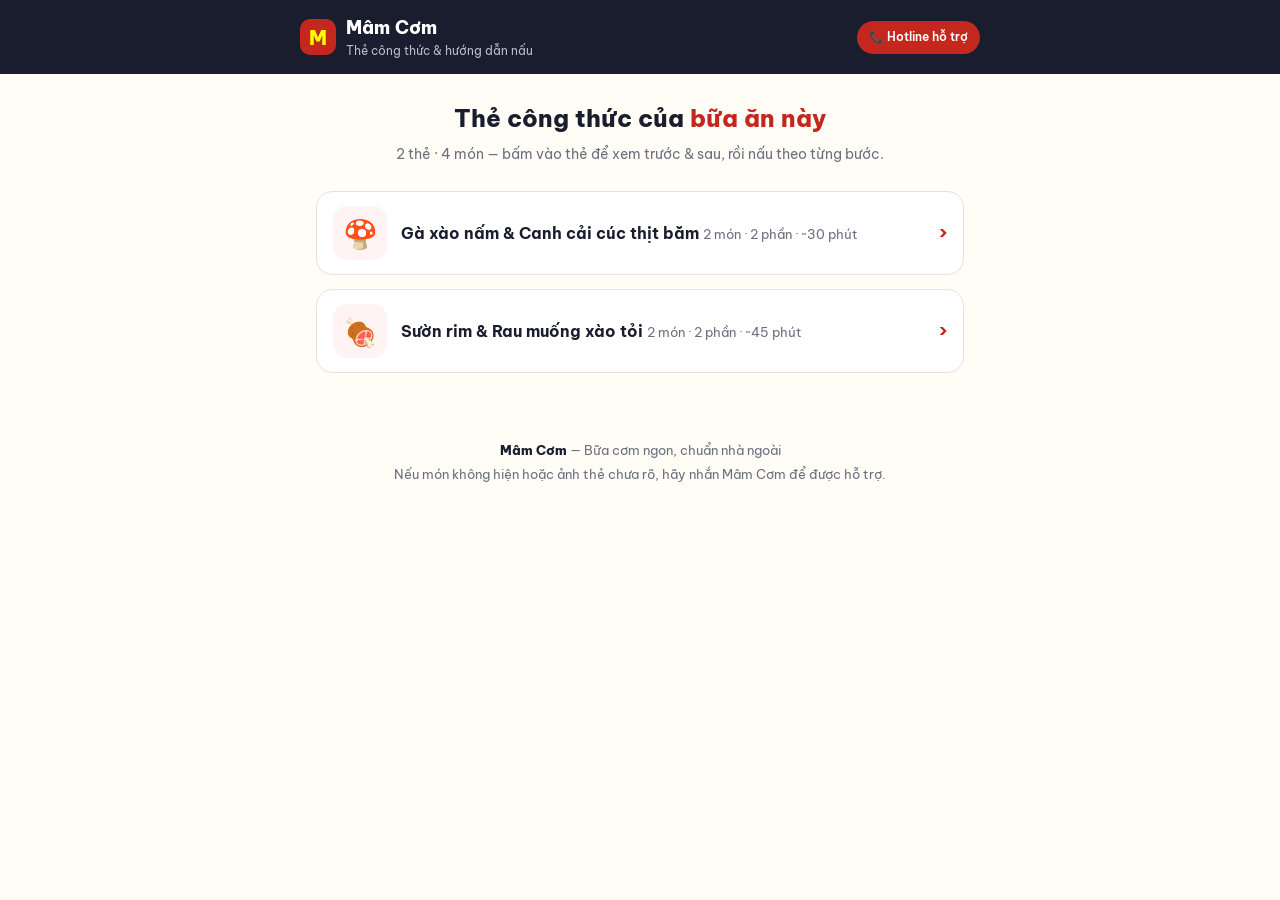
<file: recipe/index.html>
<!DOCTYPE html>
<html lang="vi">
<head>
<meta charset="UTF-8">
<meta name="viewport" content="width=device-width, initial-scale=1.0">
<title>Mâm Cơm — Thẻ công thức & Hướng dẫn nấu</title>
<meta name="description" content="Xem thẻ công thức (mặt trước & sau) và hướng dẫn nấu từng bước cho các món Mâm Cơm.">
<link rel="preconnect" href="https://fonts.googleapis.com">
<link rel="preconnect" href="https://fonts.gstatic.com" crossorigin>
<link href="https://fonts.googleapis.com/css2?family=Be+Vietnam+Pro:wght@400;500;600;700;800&display=swap" rel="stylesheet">
<style>
  :root {
    --red: #c4271d;
    --red-dark: #a81f16;
    --yellow: #fffb05;
    --ink: #1a1d2e;
    --muted: #6b7080;
    --line: #e5e3df;
    --bg: #fffdf5;
  }
  * { box-sizing: border-box; margin: 0; padding: 0; }
  body {
    font-family: 'Be Vietnam Pro', system-ui, sans-serif;
    background: var(--bg);
    color: var(--ink);
    line-height: 1.55;
  }
  .wrap { max-width: 680px; margin: 0 auto; padding: 0 16px; }

  /* ===== Header ===== */
  .site-header {
    position: sticky; top: 0; z-index: 10;
    background: var(--ink); color: #fff;
  }
  .site-header .inner {
    display: flex; align-items: center; gap: 10px;
    padding: 14px 0;
  }
  .brand-mark {
    width: 36px; height: 36px; border-radius: 10px;
    background: var(--red); color: var(--yellow);
    display: grid; place-items: center;
    font-weight: 800; font-size: 20px; flex: none;
  }
  .brand-name { font-weight: 800; font-size: 18px; letter-spacing: .2px; }
  .brand-sub { font-size: 12px; color: #b9bcc9; }
  .site-header .sp { flex: 1; }
  .help-chip {
    font-size: 12px; color: #fff; background: var(--red);
    padding: 7px 12px; border-radius: 999px; font-weight: 600;
  }

  .hero { padding: 26px 0 8px; text-align: center; }
  .hero h1 { font-size: 24px; font-weight: 800; }
  .hero h1 em { color: var(--red); font-style: normal; }
  .hero p { color: var(--muted); font-size: 14px; margin-top: 6px; }

  /* ===== List view ===== */
  .list { padding: 18px 0 40px; display: grid; gap: 14px; }
  .card-item {
    display: flex; align-items: center; gap: 14px;
    background: #fff; border: 1px solid var(--line);
    border-radius: 16px; padding: 14px 16px;
    text-align: left; cursor: pointer; width: 100%;
    transition: transform .15s ease, box-shadow .15s ease;
    font: inherit; color: inherit;
  }
  .card-item:active { transform: scale(.985); }
  .card-item:hover { box-shadow: 0 6px 20px rgba(26,29,46,.08); }
  .card-emoji {
    width: 54px; height: 54px; flex: none; border-radius: 14px;
    background: #fff4f3; display: grid; place-items: center;
    font-size: 28px;
  }
  .card-info { flex: 1; min-width: 0; }
  .card-title { font-weight: 700; font-size: 16px; }
  .card-meta { font-size: 12.5px; color: var(--muted); margin-top: 3px; }
  .card-arrow { color: var(--red); font-weight: 800; font-size: 18px; }

  /* ===== Detail view ===== */
  .detail { padding: 20px 0 60px; }
  .back-btn {
    background: none; border: none; color: var(--muted);
    font: inherit; font-size: 14px; cursor: pointer;
    margin-bottom: 12px; font-weight: 600;
  }
  .back-btn:hover { color: var(--ink); }

  .detail-head { text-align: center; margin-bottom: 16px; }
  .detail-head .emoji { font-size: 44px; }
  .detail-head h2 { font-size: 22px; font-weight: 800; margin-top: 4px; }
  .detail-head .meta { color: var(--muted); font-size: 13.5px; margin-top: 4px; }

  .face-tabs { display: flex; gap: 8px; margin: 14px 0 10px; }
  .face-tab {
    flex: 1; padding: 10px; border-radius: 12px; cursor: pointer;
    border: 2px solid var(--line); background: #fff;
    font: inherit; font-weight: 700; font-size: 14px; color: var(--muted);
  }
  .face-tab.on { border-color: var(--red); color: var(--red); background: #fff4f3; }

  .card-face {
    width: 100%; border-radius: 18px; overflow: hidden;
    border: 1px solid var(--line); background: #fff;
    margin-bottom: 6px;
  }
  .card-face img { width: 100%; display: block; }
  .hint {
    font-size: 12px; color: var(--muted); text-align: center; margin-bottom: 18px;
  }

  /* Digital card (fallback khi chưa có ảnh) */
  .digicard {
    background: #fff; border: 3px solid var(--ink); border-radius: 18px;
    padding: 16px; position: relative;
  }
  .digicard::before {
    content: ''; position: absolute; inset: 0 0 auto 0; height: 8px;
    background: var(--red);
  }
  .digicard .dc-head {
    display: flex; align-items: center; gap: 8px;
    font-weight: 800; font-size: 13px; text-transform: uppercase;
    letter-spacing: 1px; color: var(--red); margin-top: 6px;
  }
  .digicard .dc-name {
    font-size: 24px; font-weight: 800; margin: 10px 0 4px;
    background: linear-gradient(transparent 62%, var(--yellow) 62%);
  }
  .digicard .dc-row { font-size: 13.5px; color: var(--ink); }
  .digicard .dc-row strong { color: var(--muted); font-weight: 600; }
  .digicard .dc-list { margin-top: 10px; font-size: 14px; }
  .digicard .dc-list li { margin: 5px 0; list-style: none; display: flex; gap: 8px; }
  .digicard .dc-list li::before { content: '·'; color: var(--red); font-weight: 800; }
  .digicard ul.dc-list { padding: 0; }
  .dc-block-title {
    font-size: 12px; font-weight: 800; text-transform: uppercase;
    letter-spacing: 1px; color: var(--ink);
    border-bottom: 2px solid var(--ink); padding-bottom: 4px; margin: 14px 0 6px;
  }

  /* Cook section */
  .cook-head {
    margin-top: 26px;
  }
  .cook-head h3 { font-size: 18px; font-weight: 800; }
  .cook-head p { font-size: 13px; color: var(--muted); margin-top: 2px; }

  .dish-block { margin-top: 22px; }
  .dish-block > h4 {
    font-size: 16.5px; font-weight: 800;
    background: linear-gradient(transparent 62%, var(--yellow) 62%);
    display: inline-block; padding: 0 4px;
  }
  .ing-box {
    margin-top: 10px; background: #fff; border: 1px solid var(--line);
    border-radius: 12px; padding: 12px 14px;
  }
  .ing-box h5 { font-size: 12px; text-transform: uppercase; letter-spacing: 1px; color: var(--red); }
  .ing-box li { list-style: none; font-size: 14px; padding: 3px 0; }
  .ing-box li::before { content: '✓ '; color: var(--red); font-weight: 800; }

  .steps { margin-top: 14px; display: grid; gap: 10px; }
  .step {
    background: #fff; border: 1px solid var(--line);
    border-radius: 14px; padding: 13px 14px;
    display: flex; gap: 12px; align-items: flex-start;
    cursor: pointer; -webkit-tap-highlight-color: #ffe4e2;
  }
  .step .num {
    width: 34px; height: 34px; flex: none; border-radius: 50%;
    background: var(--ink); color: #fff; font-weight: 800;
    display: grid; place-items: center; font-size: 15px;
    transition: background .2s;
  }
  .step .st { font-size: 14.5px; font-weight: 700; }
  .step .sb { font-size: 13.5px; color: var(--muted); margin-top: 2px; }
  .step.done { background: #fff4f3; border-color: var(--red); }
  .step.done .num { background: var(--red); }
  .step.done .st, .step.done .sb { text-decoration: line-through; opacity: .6; }
  .step.active { border: 2px solid var(--red); }

  .progress {
    margin-top: 14px; display: flex; align-items: center; gap: 10px;
    font-size: 13px; font-weight: 700; color: var(--muted);
  }
  .progress .bar { flex: 1; height: 8px; background: var(--line); border-radius: 99px; overflow: hidden; }
  .progress .fill { height: 100%; background: var(--red); width: 0%; transition: width .3s; }

  .notes-box {
    margin-top: 22px; background: #fffbe6; border: 1px solid #f0e68c;
    border-radius: 14px; padding: 14px 16px;
  }
  .notes-box h5 { font-size: 12px; text-transform: uppercase; letter-spacing: 1px; color: #8a7a00; }
  .notes-box li { font-size: 13.5px; padding: 3px 0; list-style: none; }
  .notes-box li::before { content: '💡 '; }

  .btn-row { margin-top: 26px; display: grid; gap: 10px; }
  .btn {
    display: block; text-align: center; padding: 14px;
    border-radius: 14px; font: inherit; font-weight: 700; font-size: 15px;
    cursor: pointer; border: none; text-decoration: none;
  }
  .btn--primary { background: var(--red); color: #fff; }
  .btn--primary:hover { background: var(--red-dark); }
  .btn--ghost { background: #fff; color: var(--ink); border: 2px solid var(--ink); }

  .done-banner {
    display: none; margin-top: 14px; text-align: center;
    background: #e8f7ee; border: 1px solid #b5dfc2; color: #1d7a3a;
    font-weight: 700; font-size: 14px; border-radius: 12px; padding: 12px;
  }
  .done-banner.show { display: block; }

  footer {
    text-align: center; padding: 28px 16px 40px; color: var(--muted); font-size: 12.5px;
  }
  footer .fm { font-weight: 800; color: var(--ink); }

  @media print {
    .site-header, .cook-head, .steps, .progress, .btn-row, .face-tabs,
    .done-banner, .hint, .back-btn, footer, .list, .site-header { display: none !important; }
    .card-face { border: none; }
  }
</style>
</head>
<body>

<header class="site-header">
  <div class="wrap inner">
    <div class="brand-mark">M</div>
    <div>
      <div class="brand-name">Mâm Cơm</div>
      <div class="brand-sub">Thẻ công thức & hướng dẫn nấu</div>
    </div>
    <div class="sp"></div>
    <span class="help-chip">📞 Hotline hỗ trợ</span>
  </div>
</header>

<div id="app" class="wrap"></div>

<footer>
  <div><span class="fm">Mâm Cơm</span> — Bữa cơm ngon, chuẩn nhà ngoài</div>
  <div style="margin-top:4px">Nếu món không hiện hoặc ảnh thẻ chưa rõ, hãy nhắn Mâm Cơm để được hỗ trợ.</div>
</footer>

<script src="data.js"></script>
<script>
const app = document.getElementById('app');
const byId = id => RECIPES.find(r => r.id === id);

/* ---------- Lister view ---------- */
function renderList() {
  const total = RECIPES.reduce((n, r) => n + r.dishes.length, 0);
  app.innerHTML = `
    <div class="hero">
      <h1>Thẻ công thức của <em>bữa ăn này</em></h1>
      <p>${RECIPES.length} thẻ · ${total} món — bấm vào thẻ để xem trước & sau, rồi nấu theo từng bước.</p>
    </div>
    <div class="list">
      ${RECIPES.map(r => `
        <button class="card-item" data-open="${r.id}">
          <span class="card-emoji">${r.emoji}</span>
          <span class="card-info">
            <span class="card-title">${r.label}</span>
            <span class="card-meta">${r.dishes.length} món · ${r.servings} phần · ~${r.time} phút</span>
          </span>
          <span class="card-arrow">›</span>
        </button>`).join('')}
    </div>`;
  app.querySelectorAll('[data-open]').forEach(b =>
    b.addEventListener('click', () => { location.hash = 'card/' + b.dataset.open; }));
}

/* ---------- Ảnh mặt trước/sau: ưu tiên ảnh thật (front/back.jpg),
   nếu chưa có thì render thẻ số cùng layout ---------- */
function faceFallback(id, face) {
  return digitalCard(byId(id), face);
}
function faceHTML(r, face) {
  const src = r[face];
  if (!src) return digitalCard(r, face);
  return `
  <div class="card-face">
    <img src="${src}" alt="Thẻ ${r.label} — mặt ${face === 'front' ? 'trước' : 'sau'}"
         onerror="this.parentElement.innerHTML = faceFallback('${r.id}','${face}')">
  </div>`;
}

/* Thẻ số: mặt trước = tên + nguyên liệu; mặt sau = các bước (bản in sẵn) */
function digitalCard(r, face, dish) {
  const dishes = face === 'front' ? r.dishes : r.dishes;
  if (face === 'front') {
    return `
    <div class="card-face"><div class="digicard">
      <div class="dc-head">${r.emoji} Mâm Cơm · Thẻ trước</div>
      <div class="dc-name">${r.label}</div>
      <div class="dc-row"><strong>Khẩu phần:</strong> ${r.servings} người &nbsp; <strong>Thời gian:</strong> ~${r.time} phút</div>
      ${r.intro ? `<p class="dc-row" style="margin-top:8px">${r.intro}</p>` : ''}
      ${r.dishes.map((d, i) => `
        <div class="dc-block-title">${d.emoji} Món ${i + 1}: ${d.name}</div>
        <ul class="dc-list">${d.ingredients.map(x => `<li>${x}</li>`).join('')}</ul>`).join('')}
    </div></div>`;
  }
  return `
    <div class="card-face"><div class="digicard">
      <div class="dc-head">${r.emoji} Mâm Cơm · Thẻ sau — Các bước</div>
      ${r.dishes.map((d, i) => `
        <div class="dc-block-title">Món ${i + 1}: ${d.name}</div>
        <ol style="padding-left:18px;font-size:13.5px">${d.steps.map(s => `<li style="margin:4px 0"><b>${s.t}.</b> ${s.b}</li>`).join('')}</ol>
      `).join('')}
      ${r.notes.length ? `<div class="dc-block-title">Mẹo</div>${r.notes.map(n => `<div class="dc-row" style="font-size:13px">💡 ${n}</div>`).join('')}` : ''}
    </div></div>`;
}

/* ---------- Chi tiết view ---------- */
function renderDetail(r) {
  const allSteps = r.dishes.reduce((n, d) => n + d.steps.length, 0);
  app.innerHTML = `
  <div class="detail">
    <button class="back-btn" data-back>‹ Tất cả thẻ</button>
    <div class="detail-head">
      <div class="emoji">${r.emoji}</div>
      <h2>${r.label}</h2>
      <div class="meta">${r.servings} phần · ~${r.time} phút · ${allSteps} bước</div>
    </div>

    <div class="face-tabs">
      <button class="face-tab on" data-face="front">Mặt trước</button>
      <button class="face-tab" data-face="back">Mặt sau</button>
    </div>
    <div id="cardFace" class="card-face">${faceHTML(r, 'front')}</div>
    <div class="hint">Mặt trước: nguyên liệu & thông tin · Mặt sau: các bước nấu (bản in).<br>Chưa chụp thẻ thật? Thẻ số bên trên tự tạo theo đúng thông tin món.</div>

    <div class="cook-head">
      <h3>👨‍🍳 Nấu theo từng bước</h3>
      <p>Bấm vào từng bước để đánh dấu đã hoàn thành.</p>
    </div>

    <div id="dishBlocks"></div>

    ${r.notes.length ? `
    <div class="notes-box">
      <h5>Mẹo của đầu bếp</h5>
      ${r.notes.map(n => `<li>${n}</li>`).join('')}
    </div>` : ''}

    <div class="progress">
      <span id="progLabel">0/${allSteps} bước</span>
      <div class="bar"><div class="fill" id="progFill"></div></div>
    </div>
    <div class="done-banner" id="doneBanner">🎉 Tuyệt vời! Bữa cơm của bạn đã sẵn sàng. Chúc ngon miệng!</div>

    <div class="btn-row">
      <button class="btn btn--primary" id="printBtn">🖨️ In thẻ công thức</button>
      <button class="btn btn--ghost" data-back>← Về danh sách</button>
    </div>
  </div>`;

  const blocks = app.querySelector('#dishBlocks');
  const stepBtns = [];
  r.dishes.forEach((d, di) => {
    const box = document.createElement('div');
    box.className = 'dish-block';
    box.innerHTML = `
      <h4>${d.emoji} ${d.name}</h4>
      <div class="ing-box"><h5>Nguyên liệu</h5>
        ${d.ingredients.map(x => `<li>${x}</li>`).join('')}
      </div>
      <div class="steps">
        ${d.steps.map((s, si) => `
          <div class="step" data-d="${di}" data-s="${si}">
            <div class="num">${di * 1 + si + 1}</div>
            <div><div class="st">${s.t}</div><div class="sb">${s.b}</div></div>
          </div>`).join('')}
      </div>`;
    blocks.appendChild(box);
  });
  // đánh số bước liên tục giữa các món
  let n = 0;
  blocks.querySelectorAll('.step').forEach(el => {
    el.querySelector('.num').textContent = ++n;
    el.addEventListener('click', () => {
      el.classList.toggle('done');
      updateProgress();
    });
  });

  function updateProgress() {
    const done = blocks.querySelectorAll('.step.done').length;
    app.querySelector('#progLabel').textContent = `${done}/${allSteps} bước`;
    app.querySelector('#progFill').style.width = (allSteps ? done / allSteps * 100 : 0) + '%';
    const banner = app.querySelector('#doneBanner');
    banner.classList.toggle('show', done === allSteps && allSteps > 0);
  }

  // tabs mặt trước/sau
  app.querySelectorAll('.face-tab').forEach(t => t.addEventListener('click', () => {
    app.querySelectorAll('.face-tab').forEach(x => x.classList.remove('on'));
    t.classList.add('on');
    app.querySelector('#cardFace').innerHTML =
      t.dataset.face === 'front' ? faceHTML(r, 'front') : faceHTML(r, 'back');
  }));

  app.querySelectorAll('[data-back]').forEach(b =>
    b.addEventListener('click', () => { location.hash = ''; }));
  app.querySelector('#printBtn').addEventListener('click', () => window.print());
}

/* ---------- Routing ---------- */
function route() {
  const m = location.hash.match(/^#card\/([\w-]+)/);
  if (m && byId(m[1])) { renderDetail(byId(m[1])); }
  else { renderList(); location.hash = ''; }
}
window.addEventListener('hashchange', route);
route();
</script>
</body>
</html>
</file>
